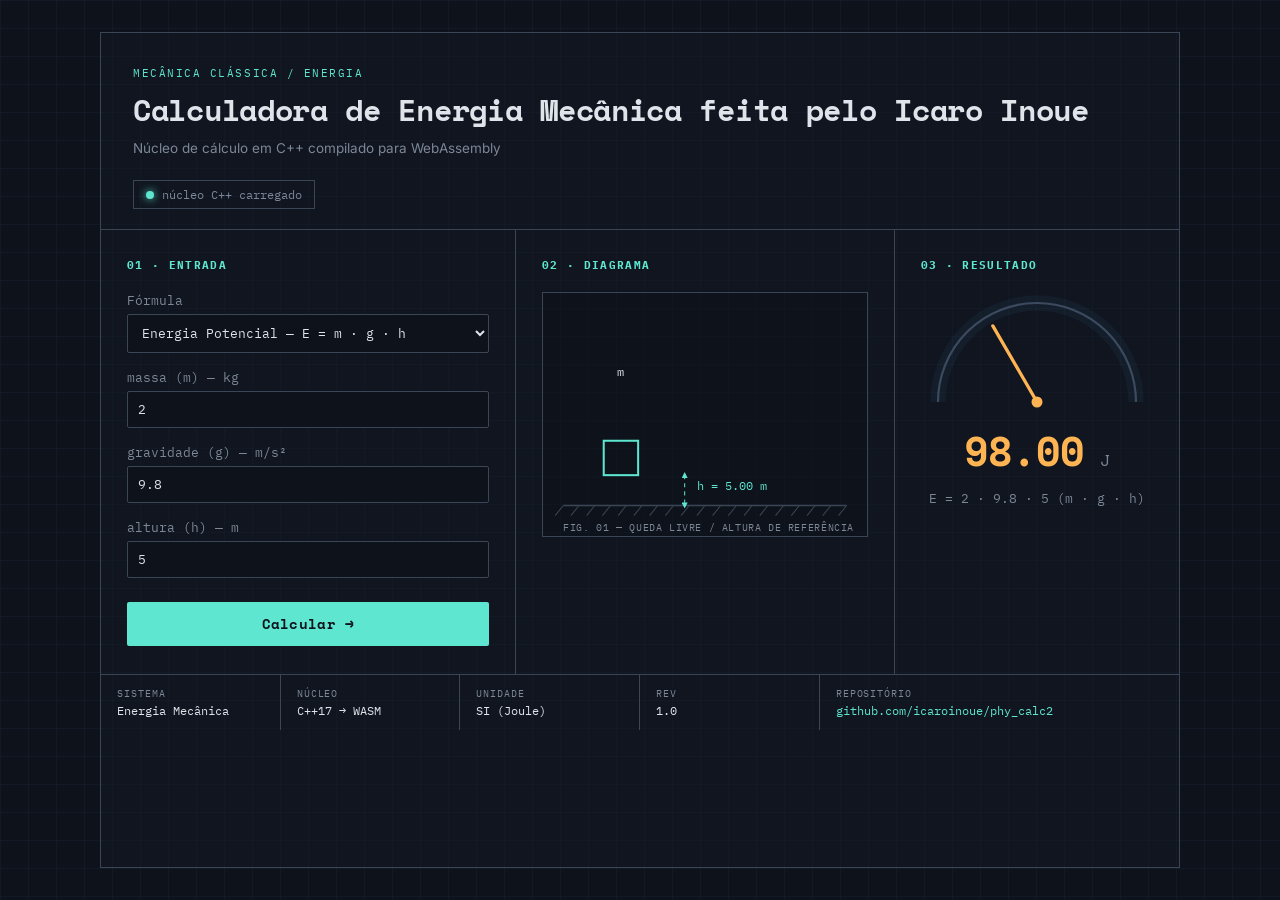
<file: index.html>
<!DOCTYPE html>
<html lang="pt-BR">
<head>
<meta charset="UTF-8">
<meta name="viewport" content="width=device-width, initial-scale=1.0">
<title>Calc. de Energia Mecânica — C++ / WebAssembly</title>
<link rel="preconnect" href="https://fonts.googleapis.com">
<link href="https://fonts.googleapis.com/css2?family=Space+Mono:wght@400;700&family=IBM+Plex+Mono:wght@400;500&family=Inter:wght@400;500;600&display=swap" rel="stylesheet">
<link rel="stylesheet" href="style.css">
</head>
<body>

<div class="sheet">

  <!-- CABEÇALHO -->
  <header class="sheet-header">
    <div class="header-left">
      <span class="eyebrow">MECÂNICA CLÁSSICA / ENERGIA</span>
      <h1>Calculadora de Energia Mecânica feita pelo Icaro Inoue</h1>
      <p class="subtitle">Núcleo de cálculo em C++ compilado para WebAssembly</p>
    </div>
    <div class="header-right">
      <div class="status-led" id="wasm-status">
        <span class="dot"></span>
        <span id="wasm-status-text">carregando núcleo…</span>
      </div>
    </div>
  </header>

  <!-- ÁREA PRINCIPAL -->
  <main class="board">

    <!-- PAINEL DE CONTROLE -->
    <section class="panel controls">
      <h2 class="panel-title">01 · Entrada</h2>

      <label class="field">
        <span>Fórmula</span>
        <select id="formula-select">
          <option value="A">Energia Potencial — E = m · g · h</option>
          <option value="C">Energia Cinética — E = m · v² / 2</option>
          <option value="M">Energia Elástica (mola) — E = k · x² / 2</option>
        </select>
      </label>

      <div id="inputs-A" class="formula-inputs">
        <label class="field"><span>massa (m) — kg</span><input type="number" id="A-m" value="2" step="any"></label>
        <label class="field"><span>gravidade (g) — m/s²</span><input type="number" id="A-g" value="9.8" step="any"></label>
        <label class="field"><span>altura (h) — m</span><input type="number" id="A-h" value="5" step="any"></label>
      </div>

      <div id="inputs-C" class="formula-inputs hidden">
        <label class="field"><span>massa (m) — kg</span><input type="number" id="C-m" value="2" step="any"></label>
        <label class="field"><span>velocidade (v) — m/s</span><input type="number" id="C-v" value="10" step="any"></label>
      </div>

      <div id="inputs-M" class="formula-inputs hidden">
        <label class="field"><span>const. elástica (k) — N/m</span><input type="number" id="M-k" value="40000" step="any"></label>
        <label class="field"><span>deformação (x) — m</span><input type="number" id="M-x" value="0.1" step="any"></label>
      </div>

      <button id="calc-btn" class="calc-btn">Calcular →</button>
    </section>

    <!-- DIAGRAMA TÉCNICO -->
    <section class="panel diagram">
      <h2 class="panel-title">02 · Diagrama</h2>
      <div class="diagram-canvas">
        <svg id="diagram-A" class="diagram-svg" viewBox="0 0 320 240" xmlns="http://www.w3.org/2000/svg">
          <defs>
            <marker id="arrowA" viewBox="0 0 10 10" refX="5" refY="5" markerWidth="6" markerHeight="6" orient="auto-start-reverse">
              <path d="M0,0 L10,5 L0,10 z" fill="var(--line-bright)"/>
            </marker>
          </defs>
          <line x1="20" y1="210" x2="300" y2="210" stroke="var(--line)" stroke-width="1.5"/>
          <g id="hatch-ground"></g>
          <rect id="mass-block-A" x="60" y="60" width="34" height="34" fill="none" stroke="var(--line-bright)" stroke-width="2"/>
          <text x="77" y="82" text-anchor="middle" class="lbl-block">m</text>
          <line id="dim-h" x1="140" y1="94" x2="140" y2="210" stroke="var(--line-bright)" stroke-width="1" stroke-dasharray="4 4" marker-start="url(#arrowA)" marker-end="url(#arrowA)"/>
          <text id="dim-h-label" x="152" y="155" class="lbl-dim">h</text>
          <text x="20" y="235" class="lbl-caption">FIG. 01 — QUEDA LIVRE / ALTURA DE REFERÊNCIA</text>
        </svg>

        <svg id="diagram-C" class="diagram-svg hidden" viewBox="0 0 320 240" xmlns="http://www.w3.org/2000/svg">
          <defs>
            <marker id="arrowC" viewBox="0 0 10 10" refX="5" refY="5" markerWidth="6" markerHeight="6" orient="auto-start-reverse">
              <path d="M0,0 L10,5 L0,10 z" fill="var(--accent-amber)"/>
            </marker>
          </defs>
          <line x1="20" y1="180" x2="300" y2="180" stroke="var(--line)" stroke-width="1.5"/>
          <rect x="90" y="146" width="34" height="34" fill="none" stroke="var(--line-bright)" stroke-width="2"/>
          <text x="107" y="168" text-anchor="middle" class="lbl-block">m</text>
          <line x1="20" y1="120" x2="70" y2="120" stroke="var(--line)" stroke-width="1" stroke-dasharray="2 4"/>
          <line id="vec-v" x1="128" y1="163" x2="210" y2="163" stroke="var(--accent-amber)" stroke-width="2" marker-end="url(#arrowC)"/>
          <text id="vec-v-label" x="165" y="150" text-anchor="middle" class="lbl-dim">v</text>
          <text x="20" y="235" class="lbl-caption">FIG. 02 — CORPO EM MOVIMENTO RETILÍNEO</text>
        </svg>

        <svg id="diagram-M" class="diagram-svg hidden" viewBox="0 0 320 240" xmlns="http://www.w3.org/2000/svg">
          <line x1="30" y1="40" x2="30" y2="180" stroke="var(--line)" stroke-width="3"/>
          <g id="wall-hatch"></g>
          <polyline id="spring-coil" points="" fill="none" stroke="var(--line-bright)" stroke-width="2"/>
          <rect id="mass-block-M" x="0" y="0" width="30" height="30" fill="none" stroke="var(--line-bright)" stroke-width="2"/>
          <line x1="20" y1="200" x2="300" y2="200" stroke="var(--line)" stroke-width="1.5"/>
          <line id="dim-x" x1="0" y1="0" x2="0" y2="0" stroke="var(--accent-amber)" stroke-width="1" stroke-dasharray="4 4"/>
          <text id="dim-x-label" x="0" y="0" class="lbl-dim">x</text>
          <text x="20" y="235" class="lbl-caption">FIG. 03 — COMPRESSÃO DE MOLA IDEAL</text>
        </svg>
      </div>
    </section>

    <!-- LEITURA / RESULTADO -->
    <section class="panel readout">
      <h2 class="panel-title">03 · Resultado</h2>

      <div class="gauge-wrap">
        <svg viewBox="0 0 200 110" class="gauge">
          <path d="M 10 100 A 90 90 0 0 1 190 100" fill="none" stroke="var(--line)" stroke-width="2"/>
          <path d="M 10 100 A 90 90 0 0 1 190 100" fill="none" stroke="var(--grid-line)" stroke-width="14"/>
          <line id="needle" x1="100" y1="100" x2="100" y2="20" stroke="var(--accent-amber)" stroke-width="3" stroke-linecap="round" style="transform-origin: 100px 100px;"/>
          <circle cx="100" cy="100" r="5" fill="var(--accent-amber)"/>
        </svg>
      </div>

      <div class="readout-value">
        <span id="result-value">0.00</span>
        <span class="unit">J</span>
      </div>
      <p id="result-formula" class="readout-formula">E = m · g · h</p>
    </section>

  </main>

  <!-- TITLE BLOCK (rodapé estilo prancha de engenharia) -->
  <footer class="titleblock">
    <div class="tb-cell"><span class="tb-label">SISTEMA</span><span class="tb-value">Energia Mecânica</span></div>
    <div class="tb-cell"><span class="tb-label">NÚCLEO</span><span class="tb-value">C++17 → WASM</span></div>
    <div class="tb-cell"><span class="tb-label">UNIDADE</span><span class="tb-value">SI (Joule)</span></div>
    <div class="tb-cell"><span class="tb-label">REV</span><span class="tb-value">1.0</span></div>
    <div class="tb-cell tb-repo"><span class="tb-label">REPOSITÓRIO</span><span class="tb-value">github.com/icaroinoue/phy_calc2</span></div>
  </footer>

</div>

<!-- app.js define window.Module ANTES de physics.js ser carregado,
     pois o glue code do Emscripten reaproveita um Module global se já existir. -->
<script src="app.js"></script>
<script src="physics.js"></script>
</body>
</html>
</file>
<file: style.css>
:root {
  --bg: #0e121a;
  --bg-panel: #151b26;
  --grid-line: rgba(94, 166, 255, 0.05);
  --line: #3a4556;
  --line-bright: #5ee6d0;
  --accent-amber: #ffb454;
  --text: #dfe4ea;
  --text-dim: #7c8797;
  --danger: #ff6b6b;
  --radius: 2px;
}

* { box-sizing: border-box; }

body {
  margin: 0;
  background: var(--bg);
  background-image:
    linear-gradient(var(--grid-line) 1px, transparent 1px),
    linear-gradient(90deg, var(--grid-line) 1px, transparent 1px);
  background-size: 28px 28px;
  color: var(--text);
  font-family: 'Inter', sans-serif;
  min-height: 100vh;
  display: flex;
  justify-content: center;
  padding: 32px 16px;
}

.sheet {
  width: 100%;
  max-width: 1080px;
  border: 1px solid var(--line);
  background: rgba(21, 27, 38, 0.4);
}

/* HEADER */
.sheet-header {
  display: flex;
  justify-content: space-between;
  align-items: flex-end;
  padding: 28px 32px 20px;
  border-bottom: 1px solid var(--line);
  gap: 24px;
  flex-wrap: wrap;
}

.eyebrow {
  font-family: 'IBM Plex Mono', monospace;
  font-size: 11px;
  letter-spacing: 0.14em;
  color: var(--line-bright);
}

h1 {
  font-family: 'Space Mono', monospace;
  font-weight: 700;
  font-size: clamp(22px, 3vw, 30px);
  margin: 6px 0 8px;
  letter-spacing: -0.01em;
}

.subtitle {
  color: var(--text-dim);
  font-size: 13.5px;
  max-width: 46ch;
  margin: 0;
}

.status-led {
  display: flex;
  align-items: center;
  gap: 8px;
  font-family: 'IBM Plex Mono', monospace;
  font-size: 12px;
  color: var(--text-dim);
  border: 1px solid var(--line);
  padding: 6px 12px;
}
.status-led .dot {
  width: 8px; height: 8px; border-radius: 50%;
  background: var(--danger);
  box-shadow: 0 0 6px var(--danger);
  transition: background .3s, box-shadow .3s;
}
.status-led.ready .dot {
  background: var(--line-bright);
  box-shadow: 0 0 8px var(--line-bright);
}

/* BOARD */
.board {
  display: grid;
  grid-template-columns: 1fr 1.2fr 0.9fr;
  gap: 0;
}
.panel {
  padding: 28px 26px;
  border-right: 1px solid var(--line);
}
.panel:last-child { border-right: none; }

.panel-title {
  font-family: 'IBM Plex Mono', monospace;
  font-size: 11px;
  letter-spacing: 0.12em;
  color: var(--line-bright);
  margin: 0 0 20px;
  text-transform: uppercase;
}

/* CONTROLS */
.field {
  display: flex;
  flex-direction: column;
  gap: 6px;
  margin-bottom: 16px;
  font-size: 12.5px;
  color: var(--text-dim);
  font-family: 'IBM Plex Mono', monospace;
}
.field select, .field input {
  background: var(--bg);
  border: 1px solid var(--line);
  color: var(--text);
  padding: 9px 10px;
  font-family: 'IBM Plex Mono', monospace;
  font-size: 13px;
  border-radius: var(--radius);
}
.field select:focus, .field input:focus {
  outline: none;
  border-color: var(--line-bright);
}
.hidden { display: none !important; }

.calc-btn {
  width: 100%;
  margin-top: 8px;
  padding: 12px;
  background: var(--line-bright);
  color: #0e121a;
  border: none;
  font-family: 'Space Mono', monospace;
  font-weight: 700;
  font-size: 13.5px;
  letter-spacing: 0.02em;
  cursor: pointer;
  border-radius: var(--radius);
  transition: filter .15s;
}
.calc-btn:hover { filter: brightness(1.1); }
.calc-btn:active { filter: brightness(0.9); }

/* DIAGRAM */
.diagram-canvas {
  border: 1px solid var(--line);
  background: rgba(0,0,0,0.15);
}
.diagram-svg { width: 100%; height: auto; display: block; }
.lbl-block { fill: var(--text); font: 12px 'IBM Plex Mono', monospace; }
.lbl-dim { fill: var(--line-bright); font: 12px 'IBM Plex Mono', monospace; }
.lbl-caption {
  fill: var(--text-dim);
  font: 10px 'IBM Plex Mono', monospace;
  letter-spacing: 0.06em;
}

/* READOUT */
.gauge-wrap { display: flex; justify-content: center; }
.gauge { width: 100%; max-width: 220px; }
#needle { transition: transform .4s cubic-bezier(.2,.8,.2,1); }

.readout-value {
  text-align: center;
  margin-top: 8px;
  font-family: 'Space Mono', monospace;
}
#result-value { font-size: 40px; font-weight: 700; color: var(--accent-amber); }
.unit { font-size: 16px; color: var(--text-dim); margin-left: 6px; }

.readout-formula {
  text-align: center;
  color: var(--text-dim);
  font-family: 'IBM Plex Mono', monospace;
  font-size: 12.5px;
  margin-top: 10px;
}

/* TITLE BLOCK */
.titleblock {
  display: grid;
  grid-template-columns: repeat(4, 1fr) 2fr;
  border-top: 1px solid var(--line);
}
.tb-cell {
  padding: 12px 16px;
  border-right: 1px solid var(--line);
  display: flex;
  flex-direction: column;
  gap: 3px;
}
.tb-cell:last-child { border-right: none; }
.tb-label {
  font-family: 'IBM Plex Mono', monospace;
  font-size: 9.5px;
  letter-spacing: 0.1em;
  color: var(--text-dim);
}
.tb-value {
  font-family: 'IBM Plex Mono', monospace;
  font-size: 12px;
  color: var(--text);
}
.tb-repo .tb-value { color: var(--line-bright); }

@media (max-width: 860px) {
  .board { grid-template-columns: 1fr; }
  .panel { border-right: none; border-bottom: 1px solid var(--line); }
  .titleblock { grid-template-columns: repeat(2, 1fr); }
  .tb-cell { border-bottom: 1px solid var(--line); }
}
</file>
